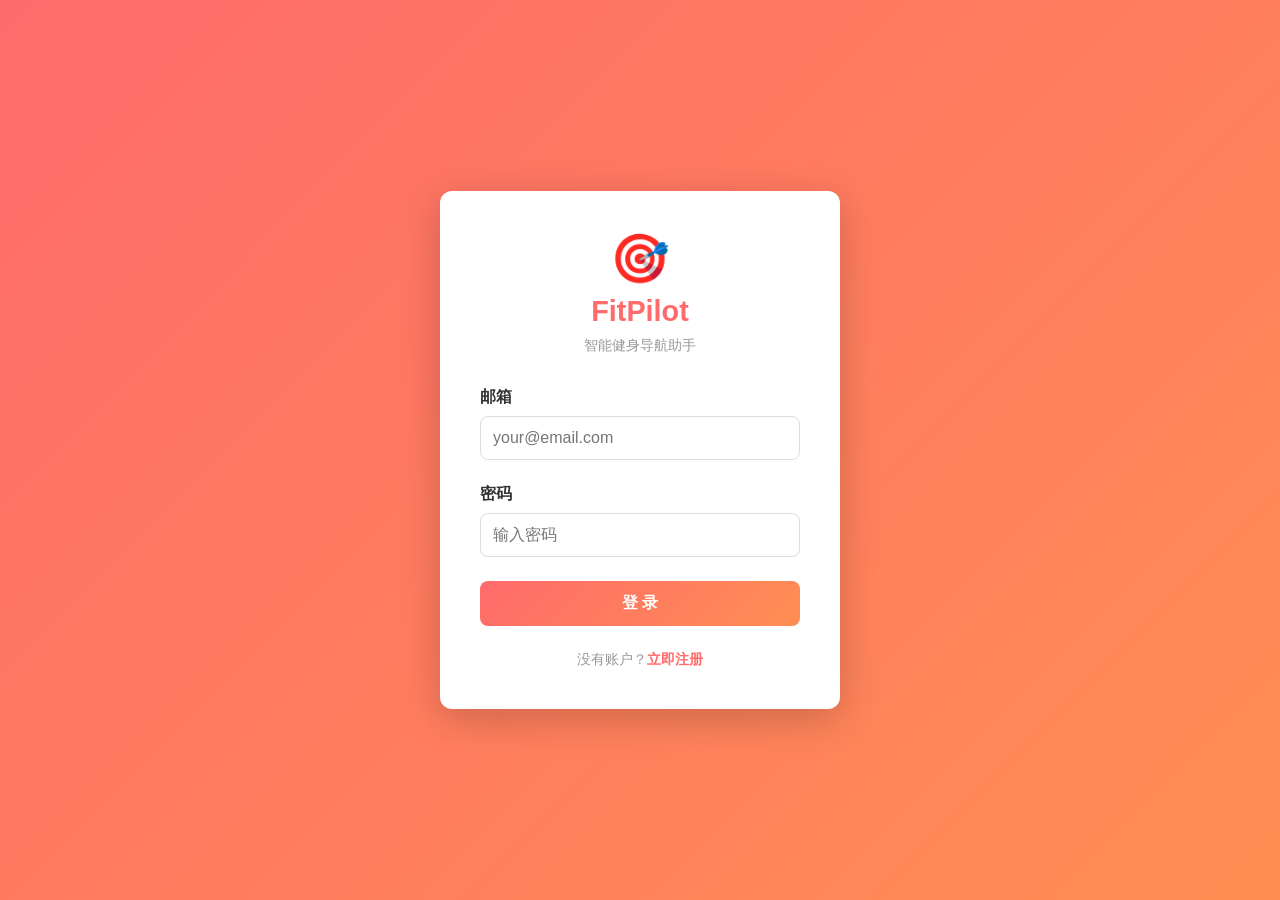
<file: web/login.html>
<!DOCTYPE html>
<html lang="zh-CN">
<head>
    <meta charset="UTF-8">
    <meta name="viewport" content="width=device-width, initial-scale=1.0">
    <title>FitPilot 登录</title>
    <style>
        * {
            margin: 0;
            padding: 0;
            box-sizing: border-box;
        }

        body {
            font-family: -apple-system, BlinkMacSystemFont, 'Segoe UI', 'Roboto', sans-serif;
            background: linear-gradient(135deg, #FF6B6B 0%, #FF8E53 100%);
            min-height: 100vh;
            display: flex;
            align-items: center;
            justify-content: center;
        }

        .login-container {
            background: white;
            padding: 2.5rem;
            border-radius: 12px;
            box-shadow: 0 10px 40px rgba(0, 0, 0, 0.2);
            width: 100%;
            max-width: 400px;
        }

        .login-header {
            text-align: center;
            margin-bottom: 2rem;
        }

        .logo {
            font-size: 3rem;
            margin-bottom: 0.5rem;
        }

        .logo-text {
            font-size: 1.8rem;
            font-weight: bold;
            color: #FF6B6B;
        }

        .subtitle {
            color: #999;
            font-size: 0.9rem;
            margin-top: 0.5rem;
        }

        .form-group {
            display: flex;
            flex-direction: column;
            margin-bottom: 1.5rem;
        }

        label {
            font-weight: 600;
            margin-bottom: 0.5rem;
            color: #333;
        }

        input {
            padding: 0.75rem;
            border: 1px solid #ddd;
            border-radius: 8px;
            font-size: 1rem;
            transition: all 0.3s ease;
        }

        input:focus {
            outline: none;
            border-color: #FF6B6B;
            box-shadow: 0 0 0 3px rgba(255, 107, 107, 0.1);
        }

        .login-btn {
            width: 100%;
            padding: 0.75rem;
            background: linear-gradient(135deg, #FF6B6B 0%, #FF8E53 100%);
            color: white;
            border: none;
            border-radius: 8px;
            font-size: 1rem;
            font-weight: 600;
            cursor: pointer;
            transition: transform 0.3s ease, box-shadow 0.3s ease;
        }

        .login-btn:hover {
            transform: translateY(-2px);
            box-shadow: 0 5px 20px rgba(255, 107, 107, 0.4);
        }

        .login-btn:active {
            transform: translateY(0);
        }

        .signup-link {
            text-align: center;
            color: #999;
            font-size: 0.9rem;
            margin-top: 1.5rem;
        }

        .signup-link a {
            color: #FF6B6B;
            text-decoration: none;
            font-weight: 600;
        }

        .signup-link a:hover {
            text-decoration: underline;
        }

        .error-message {
            background-color: #FFE5E5;
            color: #FF6B6B;
            padding: 0.75rem;
            border-radius: 8px;
            margin-bottom: 1rem;
            display: none;
        }

        .error-message.show {
            display: block;
        }

        @media (max-width: 480px) {
            .login-container {
                padding: 1.5rem;
            }

            .logo-text {
                font-size: 1.5rem;
            }
        }
    </style>
</head>
<body>
    <div class="login-container">
        <div class="login-header">
            <div class="logo">🎯</div>
            <div class="logo-text">FitPilot</div>
            <div class="subtitle">智能健身导航助手</div>
        </div>

        <div class="error-message" id="errorMessage"></div>

        <form id="loginForm">
            <div class="form-group">
                <label for="email">邮箱</label>
                <input type="email" id="email" name="email" placeholder="your@email.com" required>
            </div>

            <div class="form-group">
                <label for="password">密码</label>
                <input type="password" id="password" name="password" placeholder="输入密码" required>
            </div>

            <button type="submit" class="login-btn">登 录</button>
        </form>

        <div class="signup-link">
            没有账户？<a href="register.html">立即注册</a>
        </div>
    </div>

    <script src="config.js"></script>
    <script src="js/api.js"></script>
    <script>
        document.getElementById('loginForm').addEventListener('submit', async (e) => {
            e.preventDefault();
            
            const email = document.getElementById('email').value;
            const password = document.getElementById('password').value;
            const errorDiv = document.getElementById('errorMessage');

            try {
                // 实际调用 API
                // const result = await api.login(email, password);
                
                // Mock登录：任何邮箱和密码都通过
                if (email && password) {
                    localStorage.setItem('authToken', 'mock-token-' + Date.now());
                    localStorage.setItem('userName', email.split('@')[0]);
                    window.location.href = 'index.html';
                } else {
                    throw new Error('请填写邮箱和密码');
                }
            } catch (error) {
                errorDiv.textContent = error.message || '登录失败';
                errorDiv.classList.add('show');
                setTimeout(() => {
                    errorDiv.classList.remove('show');
                }, 3000);
            }
        });

        // 如果已登录，直接跳转
        if (localStorage.getItem('authToken')) {
            window.location.href = 'index.html';
        }
    </script>
</body>
</html>
</file>
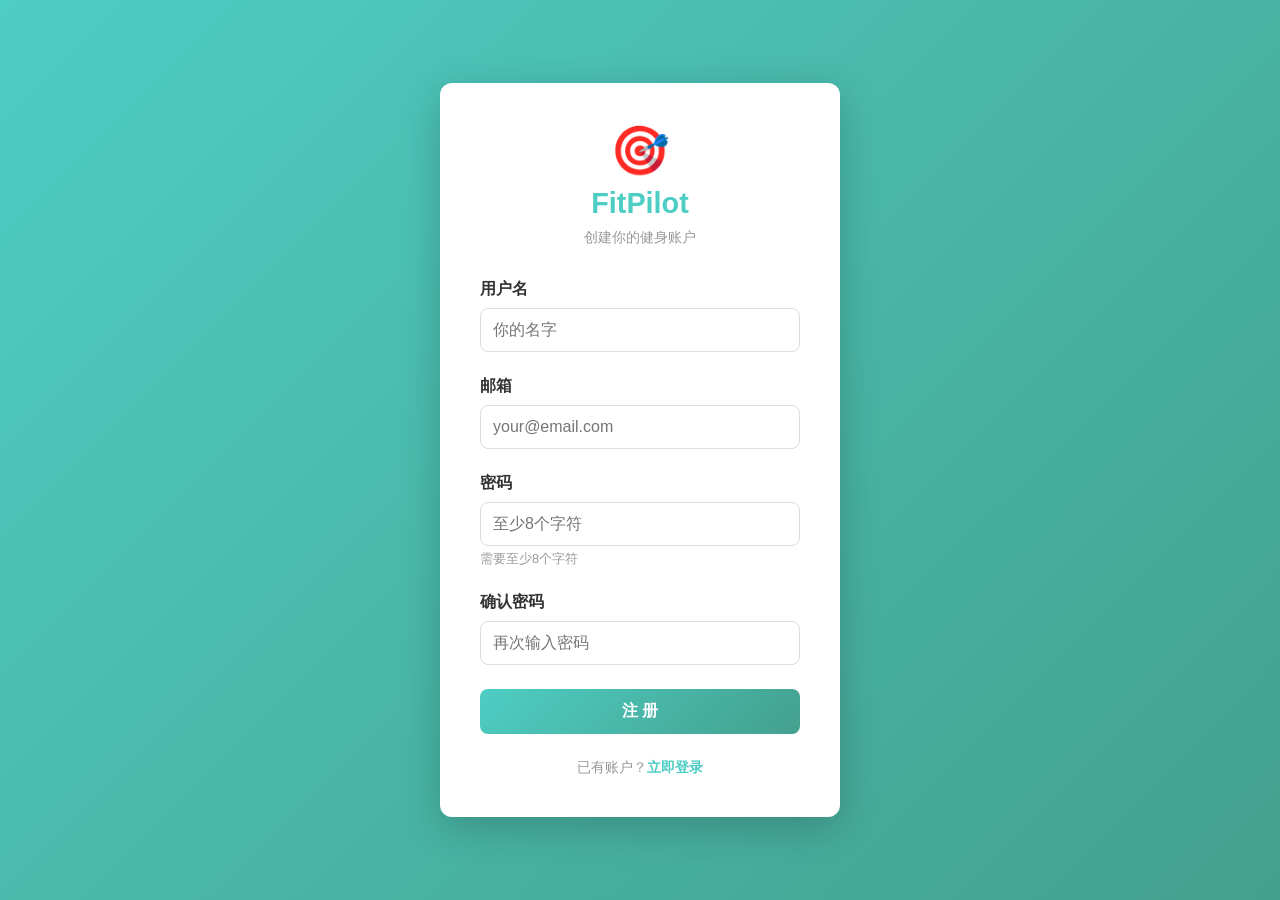
<file: web/register.html>
<!DOCTYPE html>
<html lang="zh-CN">
<head>
    <meta charset="UTF-8">
    <meta name="viewport" content="width=device-width, initial-scale=1.0">
    <title>FitPilot 注册</title>
    <style>
        * {
            margin: 0;
            padding: 0;
            box-sizing: border-box;
        }

        body {
            font-family: -apple-system, BlinkMacSystemFont, 'Segoe UI', 'Roboto', sans-serif;
            background: linear-gradient(135deg, #4ECDC4 0%, #44A08D 100%);
            min-height: 100vh;
            display: flex;
            align-items: center;
            justify-content: center;
        }

        .register-container {
            background: white;
            padding: 2.5rem;
            border-radius: 12px;
            box-shadow: 0 10px 40px rgba(0, 0, 0, 0.2);
            width: 100%;
            max-width: 400px;
        }

        .register-header {
            text-align: center;
            margin-bottom: 2rem;
        }

        .logo {
            font-size: 3rem;
            margin-bottom: 0.5rem;
        }

        .logo-text {
            font-size: 1.8rem;
            font-weight: bold;
            color: #4ECDC4;
        }

        .subtitle {
            color: #999;
            font-size: 0.9rem;
            margin-top: 0.5rem;
        }

        .form-group {
            display: flex;
            flex-direction: column;
            margin-bottom: 1.5rem;
        }

        label {
            font-weight: 600;
            margin-bottom: 0.5rem;
            color: #333;
        }

        input {
            padding: 0.75rem;
            border: 1px solid #ddd;
            border-radius: 8px;
            font-size: 1rem;
            transition: all 0.3s ease;
        }

        input:focus {
            outline: none;
            border-color: #4ECDC4;
            box-shadow: 0 0 0 3px rgba(78, 205, 196, 0.1);
        }

        .register-btn {
            width: 100%;
            padding: 0.75rem;
            background: linear-gradient(135deg, #4ECDC4 0%, #44A08D 100%);
            color: white;
            border: none;
            border-radius: 8px;
            font-size: 1rem;
            font-weight: 600;
            cursor: pointer;
            transition: transform 0.3s ease, box-shadow 0.3s ease;
        }

        .register-btn:hover {
            transform: translateY(-2px);
            box-shadow: 0 5px 20px rgba(78, 205, 196, 0.4);
        }

        .register-btn:active {
            transform: translateY(0);
        }

        .login-link {
            text-align: center;
            color: #999;
            font-size: 0.9rem;
            margin-top: 1.5rem;
        }

        .login-link a {
            color: #4ECDC4;
            text-decoration: none;
            font-weight: 600;
        }

        .login-link a:hover {
            text-decoration: underline;
        }

        .error-message {
            background-color: #FFE5E5;
            color: #FF6B6B;
            padding: 0.75rem;
            border-radius: 8px;
            margin-bottom: 1rem;
            display: none;
        }

        .error-message.show {
            display: block;
        }

        .success-message {
            background-color: #E5F9E5;
            color: #51CF66;
            padding: 0.75rem;
            border-radius: 8px;
            margin-bottom: 1rem;
            display: none;
        }

        .success-message.show {
            display: block;
        }

        .password-requirement {
            font-size: 0.8rem;
            color: #999;
            margin-top: 0.3rem;
        }

        @media (max-width: 480px) {
            .register-container {
                padding: 1.5rem;
            }

            .logo-text {
                font-size: 1.5rem;
            }
        }
    </style>
</head>
<body>
    <div class="register-container">
        <div class="register-header">
            <div class="logo">🎯</div>
            <div class="logo-text">FitPilot</div>
            <div class="subtitle">创建你的健身账户</div>
        </div>

        <div class="error-message" id="errorMessage"></div>
        <div class="success-message" id="successMessage"></div>

        <form id="registerForm">
            <div class="form-group">
                <label for="name">用户名</label>
                <input type="text" id="name" name="name" placeholder="你的名字" required>
            </div>

            <div class="form-group">
                <label for="email">邮箱</label>
                <input type="email" id="email" name="email" placeholder="your@email.com" required>
            </div>

            <div class="form-group">
                <label for="password">密码</label>
                <input type="password" id="password" name="password" placeholder="至少8个字符" minlength="8" required>
                <span class="password-requirement">需要至少8个字符</span>
            </div>

            <div class="form-group">
                <label for="confirmPassword">确认密码</label>
                <input type="password" id="confirmPassword" name="confirmPassword" placeholder="再次输入密码" required>
            </div>

            <button type="submit" class="register-btn">注 册</button>
        </form>

        <div class="login-link">
            已有账户？<a href="login.html">立即登录</a>
        </div>
    </div>

    <script src="config.js"></script>
    <script src="js/api.js"></script>
    <script>
        document.getElementById('registerForm').addEventListener('submit', async (e) => {
            e.preventDefault();
            
            const name = document.getElementById('name').value;
            const email = document.getElementById('email').value;
            const password = document.getElementById('password').value;
            const confirmPassword = document.getElementById('confirmPassword').value;
            const errorDiv = document.getElementById('errorMessage');
            const successDiv = document.getElementById('successMessage');

            // 清除之前的消息
            errorDiv.classList.remove('show');
            successDiv.classList.remove('show');

            try {
                // 验证密码匹配
                if (password !== confirmPassword) {
                    throw new Error('两次输入的密码不一致');
                }

                // 验证邮箱
                const emailRegex = /^[^\s@]+@[^\s@]+\.[^\s@]+$/;
                if (!emailRegex.test(email)) {
                    throw new Error('请输入有效的邮箱地址');
                }

                // 实际调用 API
                // const result = await api.register(email, password, name);
                
                // Mock注册：总是成功
                if (name && email && password) {
                    successDiv.textContent = '注册成功！将在2秒后跳转到登录页...';
                    successDiv.classList.add('show');
                    
                    setTimeout(() => {
                        window.location.href = 'login.html';
                    }, 2000);
                } else {
                    throw new Error('请填写所有必填项');
                }
            } catch (error) {
                errorDiv.textContent = error.message || '注册失败';
                errorDiv.classList.add('show');
            }
        });

        // 如果已登录，直接跳转
        if (localStorage.getItem('authToken')) {
            window.location.href = 'index.html';
        }
    </script>
</body>
</html>
</file>
